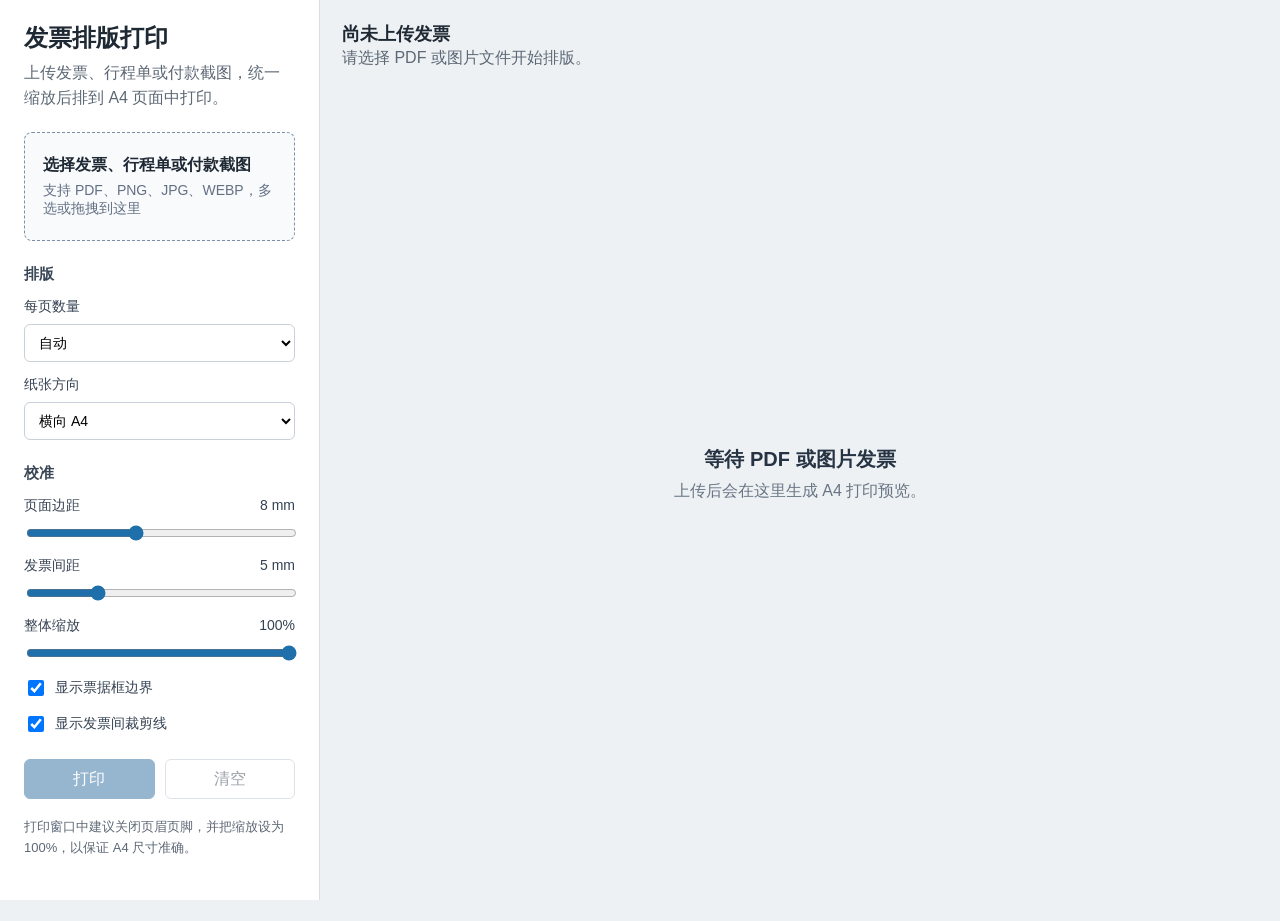
<file: index.html>
<!doctype html>
<html lang="zh-CN">
  <head>
    <meta charset="utf-8" />
    <meta name="viewport" content="width=device-width, initial-scale=1" />
    <title>发票 A4 排版打印</title>
    <link rel="icon" href="data:," />
    <link rel="stylesheet" href="./styles.css" />
    <script src="./lib/pdf.min.js"></script>
  </head>
  <body>
    <main class="app">
      <aside class="panel" aria-label="打印设置">
        <div class="brand">
          <h1>发票排版打印</h1>
          <p>上传发票、行程单或付款截图，统一缩放后排到 A4 页面中打印。</p>
        </div>

        <label class="upload" for="fileInput" id="dropZone">
          <input
            id="fileInput"
            type="file"
            accept="application/pdf,image/png,image/jpeg,image/webp,.pdf,.png,.jpg,.jpeg,.webp"
            multiple
          />
          <span class="upload-title">选择发票、行程单或付款截图</span>
          <span class="upload-subtitle">支持 PDF、PNG、JPG、WEBP，多选或拖拽到这里</span>
        </label>

        <section class="control-group">
          <h2>排版</h2>
          <label>
            <span>每页数量</span>
            <select id="layoutMode">
              <option value="auto">自动</option>
              <option value="1">1 张</option>
              <option value="2">2 张</option>
              <option value="4">4 张</option>
              <option value="6">6 张</option>
            </select>
          </label>
          <label>
            <span>纸张方向</span>
            <select id="orientation">
              <option value="portrait">纵向 A4</option>
              <option value="landscape" selected>横向 A4</option>
            </select>
          </label>
        </section>

        <section class="control-group">
          <h2>校准</h2>
          <label>
            <span>页面边距 <output id="marginValue">8 mm</output></span>
            <input id="pageMargin" type="range" min="0" max="20" value="8" />
          </label>
          <label>
            <span>发票间距 <output id="gapValue">5 mm</output></span>
            <input id="itemGap" type="range" min="0" max="20" value="5" />
          </label>
          <label>
            <span>整体缩放 <output id="scaleValue">100%</output></span>
            <input id="invoiceScale" type="range" min="50" max="100" value="100" />
          </label>
          <label class="checkbox">
            <input id="showGuides" type="checkbox" checked />
            <span>显示票据框边界</span>
          </label>
          <label class="checkbox">
            <input id="showCropMarks" type="checkbox" checked />
            <span>显示发票间裁剪线</span>
          </label>
        </section>

        <div class="actions">
          <button id="printButton" type="button" disabled>打印</button>
          <button id="clearButton" type="button" disabled>清空</button>
        </div>

        <p class="hint">
          打印窗口中建议关闭页眉页脚，并把缩放设为 100%，以保证 A4 尺寸准确。
        </p>
      </aside>

      <section class="workspace" aria-label="A4 预览">
        <div class="toolbar">
          <div>
            <strong id="summary">尚未上传发票</strong>
            <span id="status">请选择 PDF 或图片文件开始排版。</span>
          </div>
        </div>
        <div id="preview" class="preview empty">
          <div class="empty-state">
            <strong>等待 PDF 或图片发票</strong>
            <span>上传后会在这里生成 A4 打印预览。</span>
          </div>
        </div>
      </section>
    </main>

    <script src="./app.js"></script>
  </body>
</html>
</file>
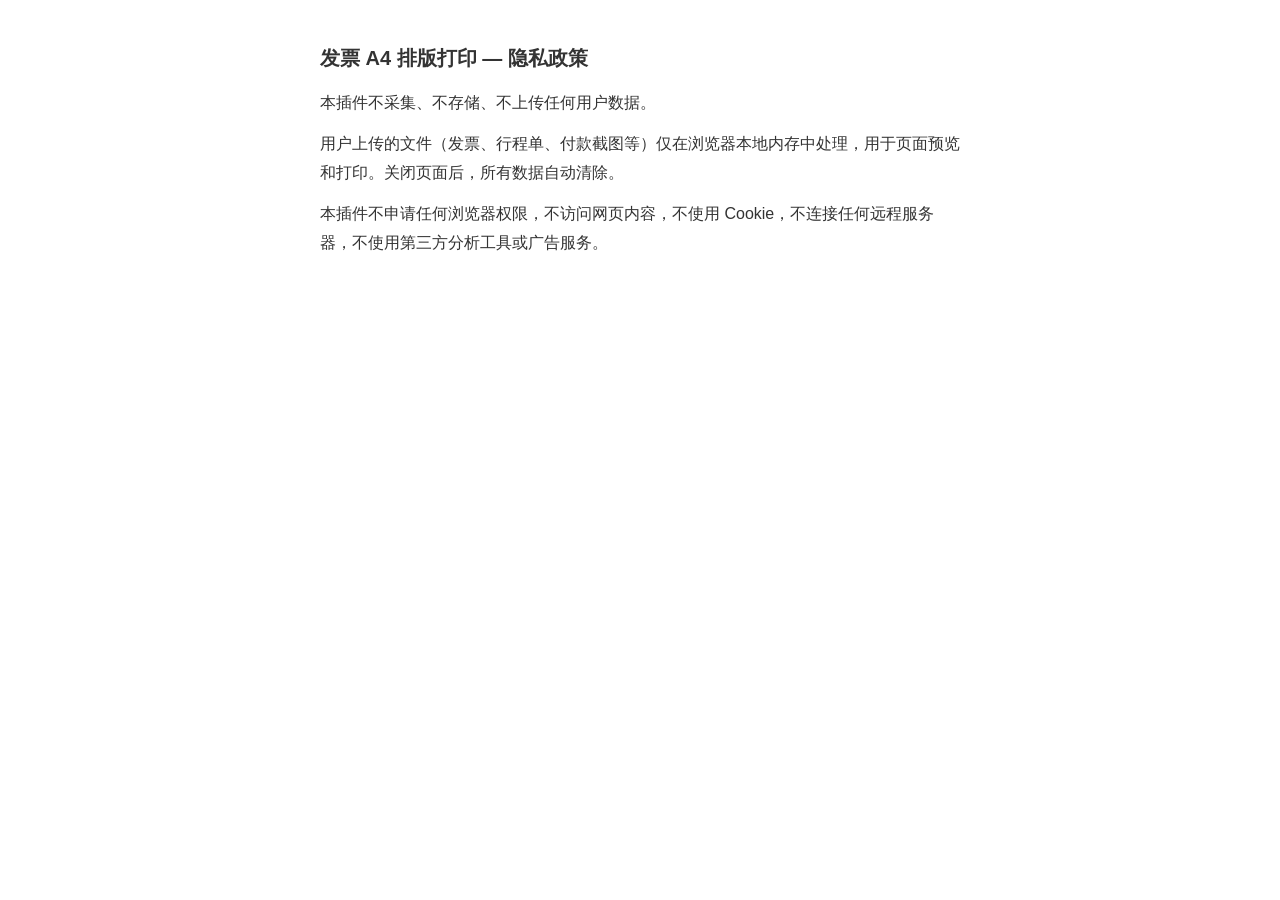
<file: privacy-policy.html>
<!doctype html>
<html lang="zh-CN">
<head>
  <meta charset="utf-8" />
  <meta name="viewport" content="width=device-width, initial-scale=1" />
  <title>发票 A4 排版打印 — 隐私政策</title>
  <style>
    body { max-width: 640px; margin: 40px auto; padding: 0 20px; font-family: -apple-system, "Microsoft YaHei", sans-serif; color: #333; line-height: 1.8; }
    h1 { font-size: 20px; }
    p { margin: 12px 0; }
  </style>
</head>
<body>
  <h1>发票 A4 排版打印 — 隐私政策</h1>
  <p>本插件不采集、不存储、不上传任何用户数据。</p>
  <p>用户上传的文件（发票、行程单、付款截图等）仅在浏览器本地内存中处理，用于页面预览和打印。关闭页面后，所有数据自动清除。</p>
  <p>本插件不申请任何浏览器权限，不访问网页内容，不使用 Cookie，不连接任何远程服务器，不使用第三方分析工具或广告服务。</p>
</body>
</html>
</file>
<file: styles.css>
:root {
  --page-width: 210mm;
  --page-height: 297mm;
  --page-margin: 8mm;
  --item-gap: 5mm;
  --invoice-scale: 1;
  --guide-color: rgba(28, 95, 156, 0.38);
  --cut-line-color: #111827;
  color-scheme: light;
  font-family:
    Inter, "Segoe UI", "Microsoft YaHei", "PingFang SC", Arial, sans-serif;
  background: #eef1f4;
  color: #1f2933;
}

* {
  box-sizing: border-box;
}

body {
  margin: 0;
}

button,
input,
select {
  font: inherit;
}

.app {
  min-height: 100vh;
  display: grid;
  grid-template-columns: 320px minmax(0, 1fr);
}

.panel {
  position: sticky;
  top: 0;
  height: 100vh;
  overflow: auto;
  padding: 24px;
  background: #ffffff;
  border-right: 1px solid #d9dee5;
}

.brand h1 {
  margin: 0;
  font-size: 24px;
  line-height: 1.2;
}

.brand p,
.hint,
#status {
  color: #5d6875;
  line-height: 1.55;
}

.brand p {
  margin: 8px 0 22px;
}

.upload {
  display: grid;
  gap: 6px;
  padding: 22px 18px;
  border: 1.5px dashed #7b8fa6;
  border-radius: 8px;
  background: #f8fafc;
  cursor: pointer;
  transition:
    border-color 160ms ease,
    background-color 160ms ease;
}

.upload.dragging {
  border-color: #1967a9;
  background: #eef7ff;
}

.upload input {
  position: absolute;
  inline-size: 1px;
  block-size: 1px;
  opacity: 0;
}

.upload-title {
  font-weight: 700;
}

.upload-subtitle {
  color: #637083;
  font-size: 14px;
}

.control-group {
  margin-top: 24px;
  display: grid;
  gap: 14px;
}

.control-group h2 {
  margin: 0;
  font-size: 15px;
  color: #384656;
}

.control-group label {
  display: grid;
  gap: 8px;
  color: #354252;
  font-size: 14px;
}

.control-group label > span {
  display: flex;
  justify-content: space-between;
  gap: 12px;
}

select,
input[type="range"] {
  width: 100%;
}

select {
  height: 38px;
  padding: 0 10px;
  border: 1px solid #c8d0d9;
  border-radius: 6px;
  background: #ffffff;
}

input[type="range"] {
  accent-color: #1f6fab;
}

.checkbox {
  grid-template-columns: auto 1fr;
  align-items: center;
}

.checkbox input {
  width: 16px;
  height: 16px;
}

.actions {
  display: grid;
  grid-template-columns: 1fr 1fr;
  gap: 10px;
  margin-top: 24px;
}

button {
  min-height: 40px;
  border: 1px solid #b7c1cf;
  border-radius: 6px;
  background: #ffffff;
  color: #243140;
  cursor: pointer;
}

button:first-child {
  border-color: #185f99;
  background: #185f99;
  color: #ffffff;
}

button:disabled {
  opacity: 0.45;
  cursor: not-allowed;
}

.hint {
  margin: 18px 0 0;
  font-size: 13px;
}

.workspace {
  min-width: 0;
  padding: 22px;
}

.toolbar {
  display: flex;
  justify-content: space-between;
  align-items: center;
  gap: 20px;
  margin: 0 auto 18px;
  max-width: 1180px;
}

.toolbar strong,
.toolbar span {
  display: block;
}

.toolbar strong {
  font-size: 18px;
}

.preview {
  display: grid;
  justify-content: center;
  gap: 24px;
  padding-bottom: 40px;
}

.preview.empty {
  min-height: calc(100vh - 90px);
  place-items: center;
}

.empty-state {
  display: grid;
  gap: 8px;
  text-align: center;
  color: #697584;
}

.empty-state strong {
  color: #263343;
  font-size: 20px;
}

.sheet {
  position: relative;
  width: var(--sheet-width, var(--page-width));
  height: var(--sheet-height, var(--page-height));
  display: grid;
  gap: var(--item-gap);
  padding: var(--page-margin);
  background: #ffffff;
  box-shadow: 0 10px 32px rgba(26, 38, 52, 0.18);
  overflow: hidden;
  page-break-after: always;
  break-after: page;
}

.sheet.portrait {
  --sheet-width: 210mm;
  --sheet-height: 297mm;
}

.sheet.landscape {
  --sheet-width: 297mm;
  --sheet-height: 210mm;
}

.sheet:last-child {
  page-break-after: auto;
  break-after: auto;
}

.sheet.layout-1 {
  grid-template-columns: 1fr;
  grid-template-rows: 1fr;
}

.sheet.layout-2.portrait {
  grid-template-columns: 1fr;
  grid-template-rows: repeat(2, 1fr);
}

.sheet.layout-2.landscape {
  grid-template-columns: repeat(2, 1fr);
  grid-template-rows: 1fr;
}

.sheet.layout-4 {
  grid-template-columns: repeat(2, 1fr);
  grid-template-rows: repeat(2, 1fr);
}

.sheet.layout-6.landscape {
  grid-template-columns: repeat(3, 1fr);
  grid-template-rows: repeat(2, 1fr);
}

.sheet.layout-6.portrait {
  grid-template-columns: repeat(2, 1fr);
  grid-template-rows: repeat(3, 1fr);
}

.sheet::before,
.sheet::after {
  content: "";
  position: absolute;
  z-index: 3;
  pointer-events: none;
  display: none;
  border-color: var(--cut-line-color);
}

.sheet.layout-2.portrait::before,
.sheet.layout-4::before {
  display: block;
  left: var(--page-margin);
  right: var(--page-margin);
  top: 50%;
  border-top: 1px dashed var(--cut-line-color);
}

.sheet.layout-2.landscape::after,
.sheet.layout-4::after {
  display: block;
  top: var(--page-margin);
  bottom: var(--page-margin);
  left: 50%;
  border-left: 1px dashed var(--cut-line-color);
}

.sheet.layout-6.landscape::before {
  display: block;
  left: var(--page-margin);
  right: var(--page-margin);
  top: 50%;
  border-top: 1px dashed var(--cut-line-color);
}

.sheet.layout-6.landscape::after {
  display: block;
  top: var(--page-margin);
  right: var(--page-margin);
  bottom: var(--page-margin);
  left: var(--page-margin);
  background-image:
    repeating-linear-gradient(
      to bottom,
      var(--cut-line-color) 0 4px,
      transparent 4px 8px
    ),
    repeating-linear-gradient(
      to bottom,
      var(--cut-line-color) 0 4px,
      transparent 4px 8px
    );
  background-position:
    33.333% 0,
    66.666% 0;
  background-repeat: no-repeat;
  background-size:
    1px 100%,
    1px 100%;
}

.sheet.layout-6.portrait::before {
  display: block;
  top: var(--page-margin);
  right: var(--page-margin);
  bottom: var(--page-margin);
  left: var(--page-margin);
  background-image:
    repeating-linear-gradient(
      to right,
      var(--cut-line-color) 0 4px,
      transparent 4px 8px
    ),
    repeating-linear-gradient(
      to right,
      var(--cut-line-color) 0 4px,
      transparent 4px 8px
    );
  background-position:
    0 33.333%,
    0 66.666%;
  background-repeat: no-repeat;
  background-size:
    100% 1px,
    100% 1px;
}

.sheet.layout-6.portrait::after {
  display: block;
  top: var(--page-margin);
  bottom: var(--page-margin);
  left: 50%;
  border-left: 1px dashed var(--cut-line-color);
}

.preview.hide-crop-marks .sheet::before,
.preview.hide-crop-marks .sheet::after {
  display: none;
}

.invoice-frame {
  margin: 0;
  position: relative;
  min-width: 0;
  min-height: 0;
  display: grid;
  place-items: center;
  overflow: hidden;
  border: 1px dashed var(--guide-color);
  background: #ffffff;
}

.preview.hide-guides .invoice-frame {
  border-color: transparent;
}

.invoice-image {
  width: calc(100% * var(--invoice-scale));
  height: calc(100% * var(--invoice-scale));
  object-fit: contain;
  display: block;
}

.invoice-placeholder {
  border-color: transparent;
}

.loading {
  opacity: 0.65;
}

@media (max-width: 980px) {
  .app {
    grid-template-columns: 1fr;
  }

  .panel {
    position: static;
    height: auto;
    border-right: 0;
    border-bottom: 1px solid #d9dee5;
  }

  .workspace {
    overflow-x: auto;
  }
}

@media print {
  :root {
    background: #ffffff;
  }

  body {
    margin: 0;
    background: #ffffff;
  }

  .panel,
  .toolbar,
  .empty-state {
    display: none !important;
  }

  .app,
  .workspace,
  .preview {
    display: block;
    min-height: 0;
    padding: 0;
    margin: 0;
  }

  .sheet {
    width: var(--sheet-width, var(--page-width));
    height: var(--sheet-height, var(--page-height));
    box-shadow: none;
    margin: 0;
  }

  .sheet.portrait {
    page: portrait-page;
  }

  .sheet.landscape {
    page: landscape-page;
  }
}

@page portrait-page {
  size: A4 portrait;
  margin: 0;
}

@page landscape-page {
  size: A4 landscape;
  margin: 0;
}
</file>
